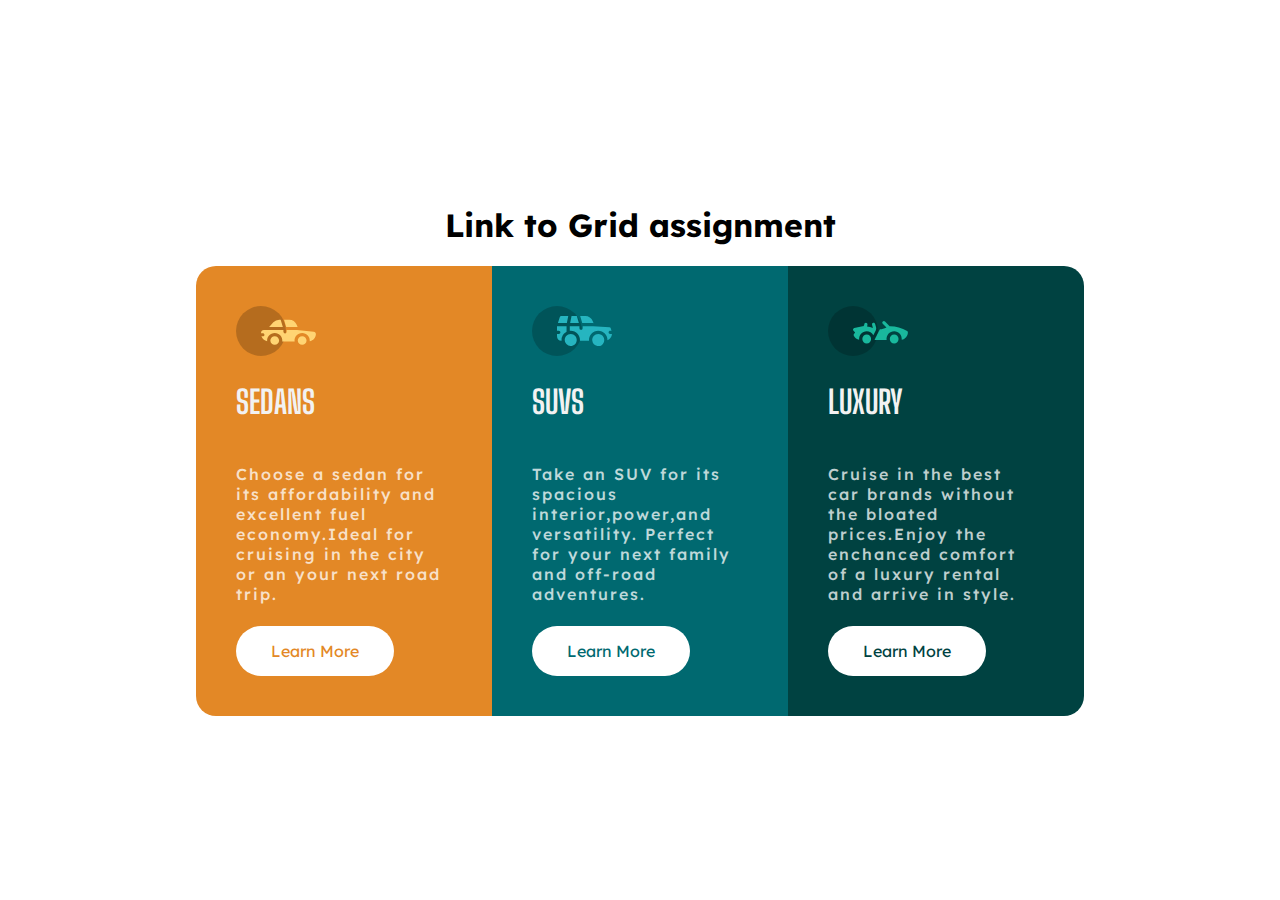
<file: index.html>
<!DOCTYPE html>
<html lang="en">
  <head>
    <meta charset="UTF-8" />
    <meta http-equiv="X-UA-Compatible" content="IE=edge" />
    <meta name="viewport" content="width=device-width, initial-scale=1.0" />
    <title>Document</title>
    <link rel="stylesheet" href="flex.css" />
  </head>
  <body>
    <h1>
      <a style="color: black" href="./learning-grid/grid.html"
        >Link to Grid assignment</a
      >
    </h1>
    <main>
      <div class="first">
        <img src="./images/icon-sedans.svg" alt="" />
        <h2>Sedans</h2>
        <p>
          Choose a sedan for its affordability and excellent fuel economy.Ideal
          for cruising in the city or an your next road trip.
        </p>
        <a href="#">Learn More</a>
      </div>
      <div class="second">
        <img src="./images/icon-suvs.svg" alt="" />
        <h2>SUVS</h2>
        <p>
          Take an SUV for its spacious interior,power,and versatility. Perfect
          for your next family and off-road adventures.
        </p>
        <a href="#">Learn More</a>
      </div>
      <div class="third">
        <img src="./images/icon-luxury.svg" alt="" />
        <h2>LUXURY</h2>
        <p>
          Cruise in the best car brands without the bloated prices.Enjoy the
          enchanced comfort of a luxury rental and arrive in style.
        </p>
        <a href="#">Learn More</a>
      </div>
    </main>
  </body>
</html>
</file>
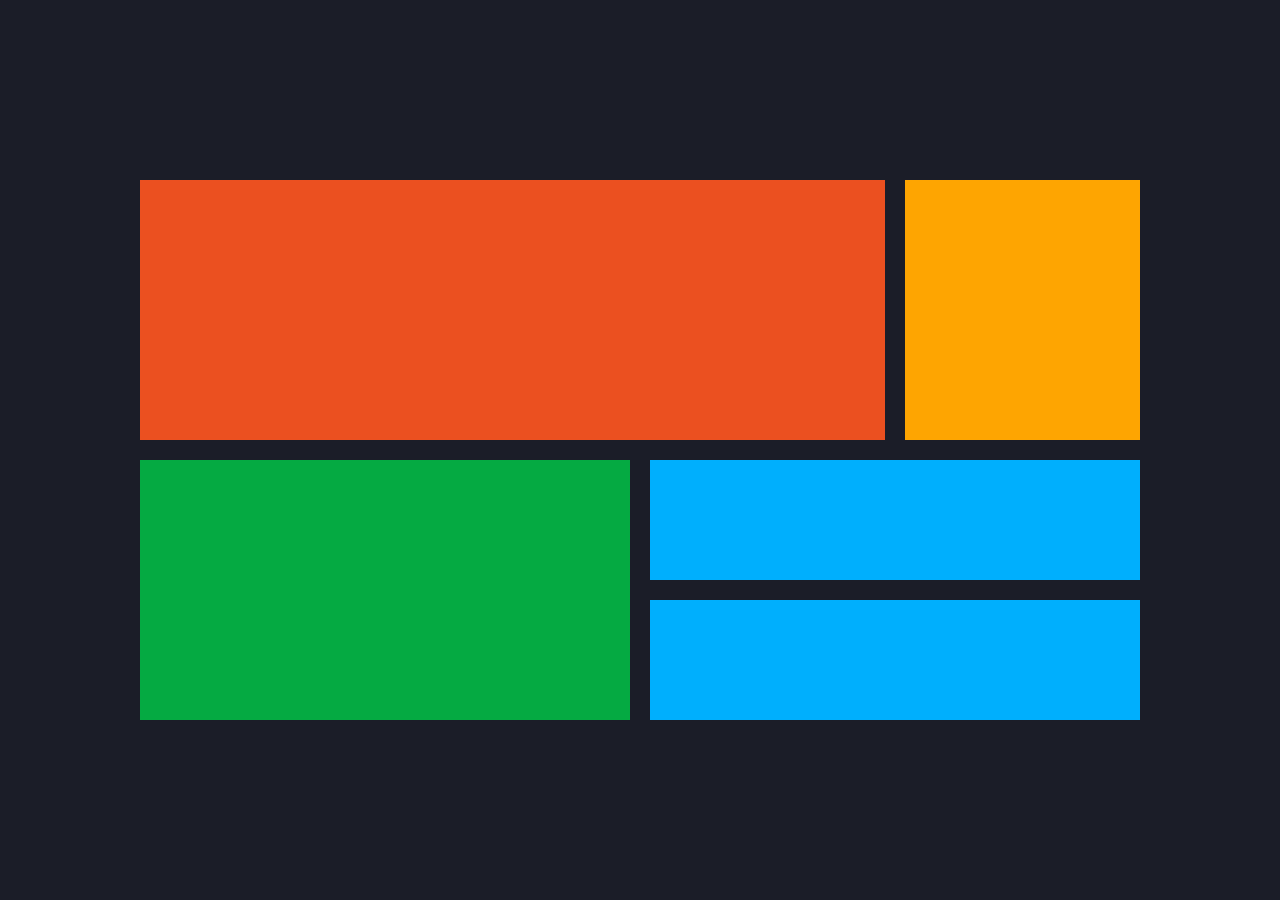
<file: learning-grid/grid.html>
<!DOCTYPE html>
<html lang="en">
<head>
    <meta charset="UTF-8">
    <meta http-equiv="X-UA-Compatible" content="IE=edge">
    <meta name="viewport" content="width=device-width, initial-scale=1.0">
    <title>Document</title>
    <link rel="stylesheet" href="grid.css">
</head>
<body>
    <section>
        <div class="first"></div>
        <div class="second"></div>
        <div class="third"></div>
        <div class="fourth"></div>
        <div class="fifth"></div>
    </section>
</body>
</html>
</file>
<file: flex.css>
@import url('https://fonts.googleapis.com/css2?family=Lexend+Deca&display=swap');
@import url('https://fonts.googleapis.com/css2?family=Big+Shoulders+Display:wght@700&display=swap');
body{
    margin: 0px;
    height: 100vh;
    display: flex;
    align-items: center;
    justify-content: center;
    flex-direction: column;
    font-family: 'Lexend Deca', sans-serif;
    font-weight: 400;
}

main{
    height: 50%;
    width: 70%;
    display: flex;
    justify-content: center;
}
 div{
    width: 33%;
    padding: 40px;
    padding-right: 50px;
    box-sizing: border-box;
    flex-direction: column;
    display: flex;
    justify-content: space-between;
}

.first{
    background:hsl(31, 77%, 52%);
    border-bottom-left-radius: 20px;
    border-top-left-radius: 20px;
}
.first a{
    color: hsl(31, 77%, 52%);
}

a{
    padding: 15px 35px;
    width: fit-content;
    text-decoration: none;
    background: white;
    color: hsl(0, 0%, 95%);
    border-radius: 30px ;
}
div img{
    height: 15%;
    width: 80px;
}
div h2{
    height: fit-content;
    font-size: 2em;
    text-transform: uppercase;
    color: hsl(0, 0%, 95%);
    font-family: 'Big Shoulders Display', cursive;
    font-weight: 700;
}
div p{
    height: 50%;
    color: hsla(0, 0%, 100%, 0.75);
    font-weight: 500;
    letter-spacing: 2px;
}
.second{
    background: hsl(184, 100%, 22%);
}
.second a{
    color: hsl(184, 100%, 22%);
}
.third{
    background: hsl(179, 100%, 13%);
    border-bottom-right-radius: 20px;
    border-top-right-radius: 20px;
}
.third a{
    color: hsl(179, 100%, 13%);
}

a:hover{
    background: transparent;
    border: 1px solid white;
    color: hsl(0, 0%, 95%);
}
</file>
<file: learning-grid/grid.css>
body {
  margin: 0%;
  height: 100vh;
  display: grid;
  justify-content: center;
  align-items: center;
  background: rgb(27, 29, 40);
}

section {
  width: 1000px;
  height: 60%;
  display: grid;
  grid-template-areas:
    "first first first second" "first first first second"
    "third third fourth fourth" "third third fifth fifth";
  grid-gap: 20px;
}
.first {
  background: rgb(235, 80, 32);
  grid-column-start: 1;
  grid-column-end: 3;
  grid-area: first;
}
.second {
  background: rgb(254, 165, 1);
  grid-area: second;
}

.third {
  background: rgb(5, 170, 66);
  grid-area: third;
}
.fourth {
  grid-area: fourth;
}
.fifth {
  grid-area: fifth;
}
.fourth,
.fifth {
  background: rgb(0, 175, 253);
}
</file>
